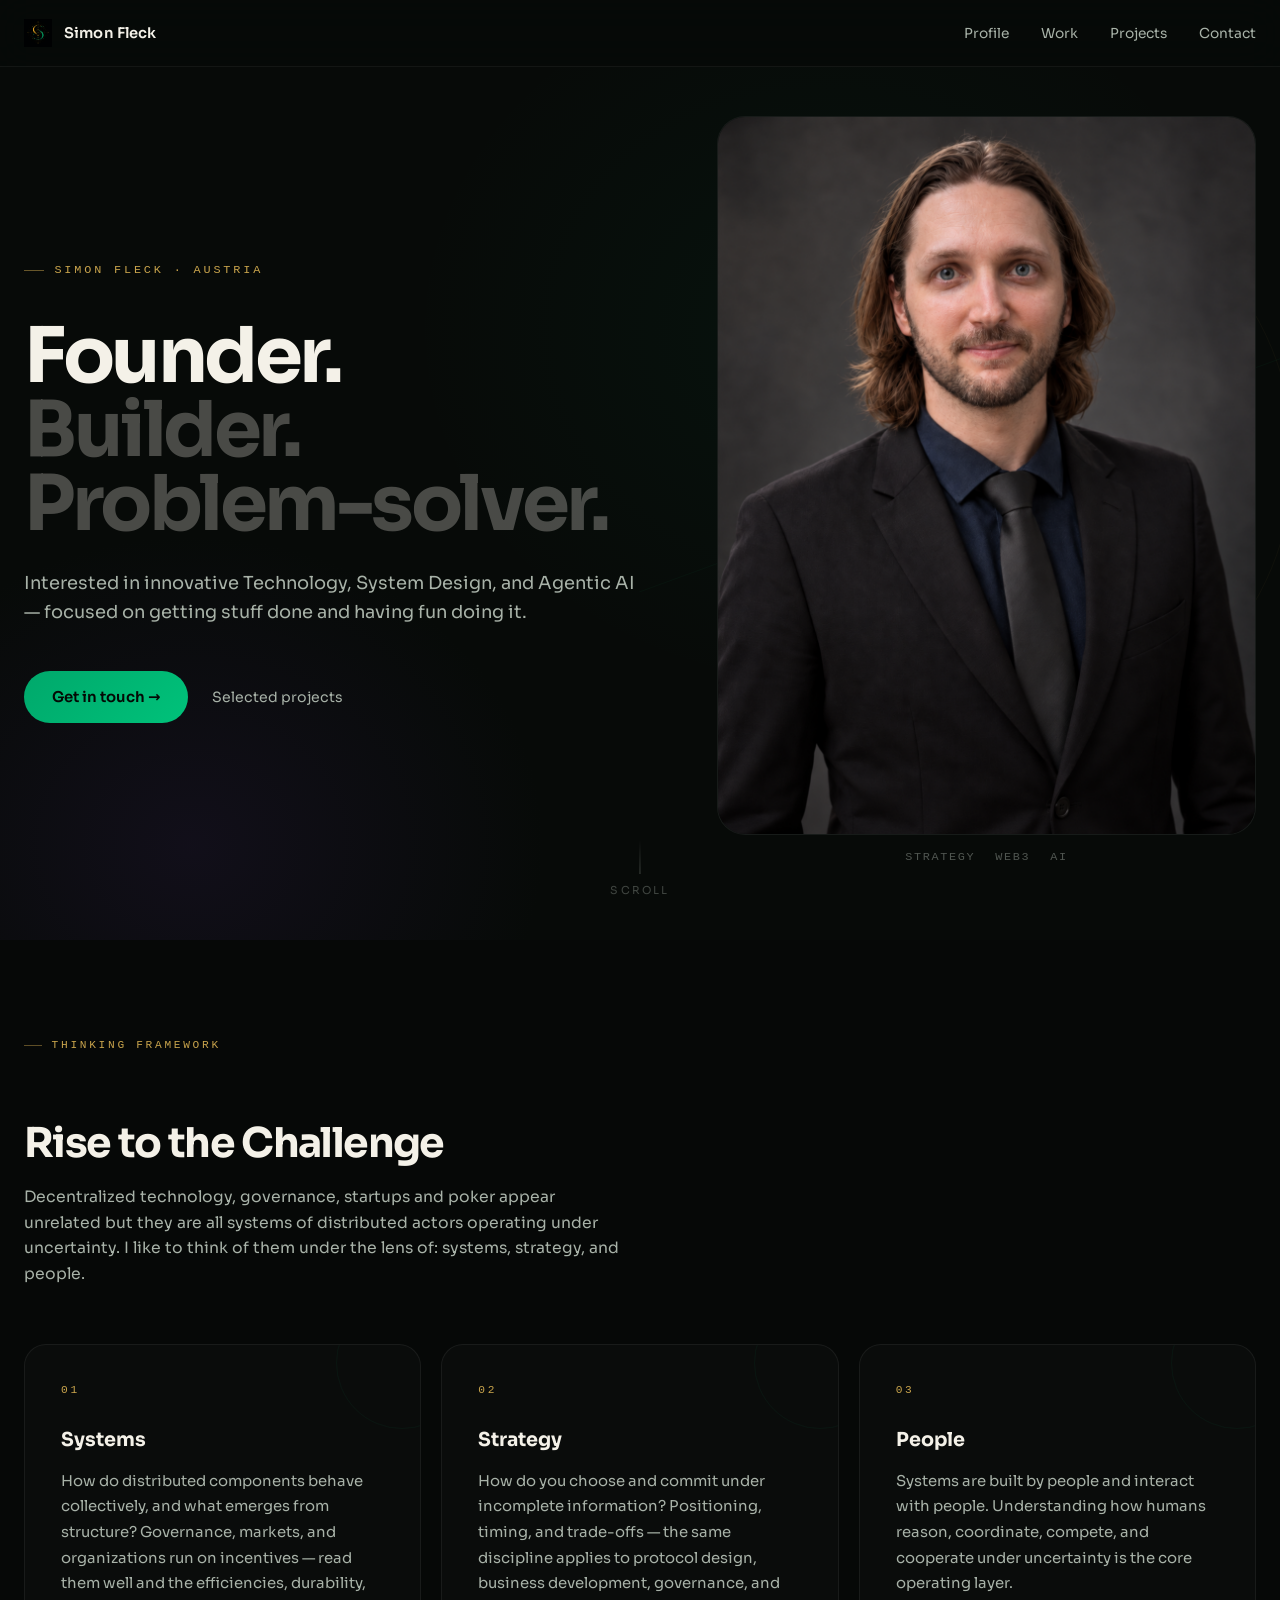
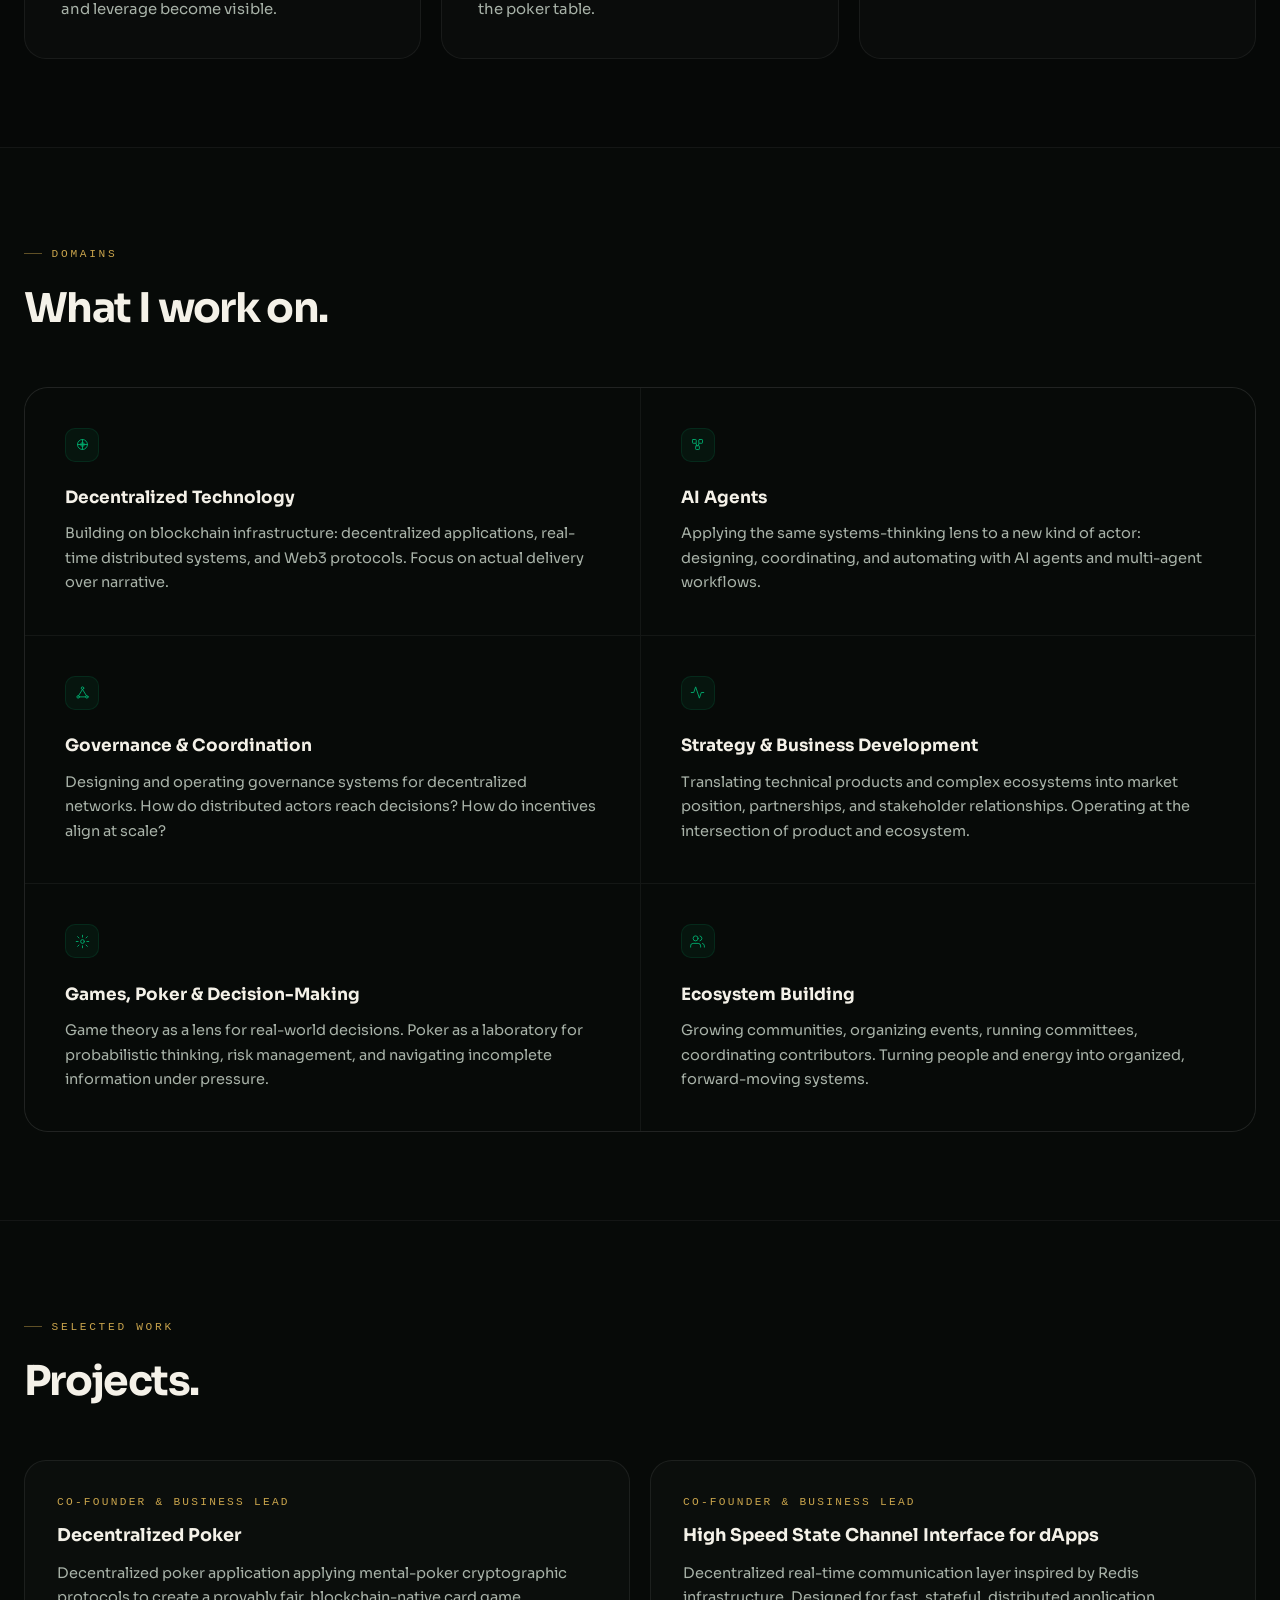
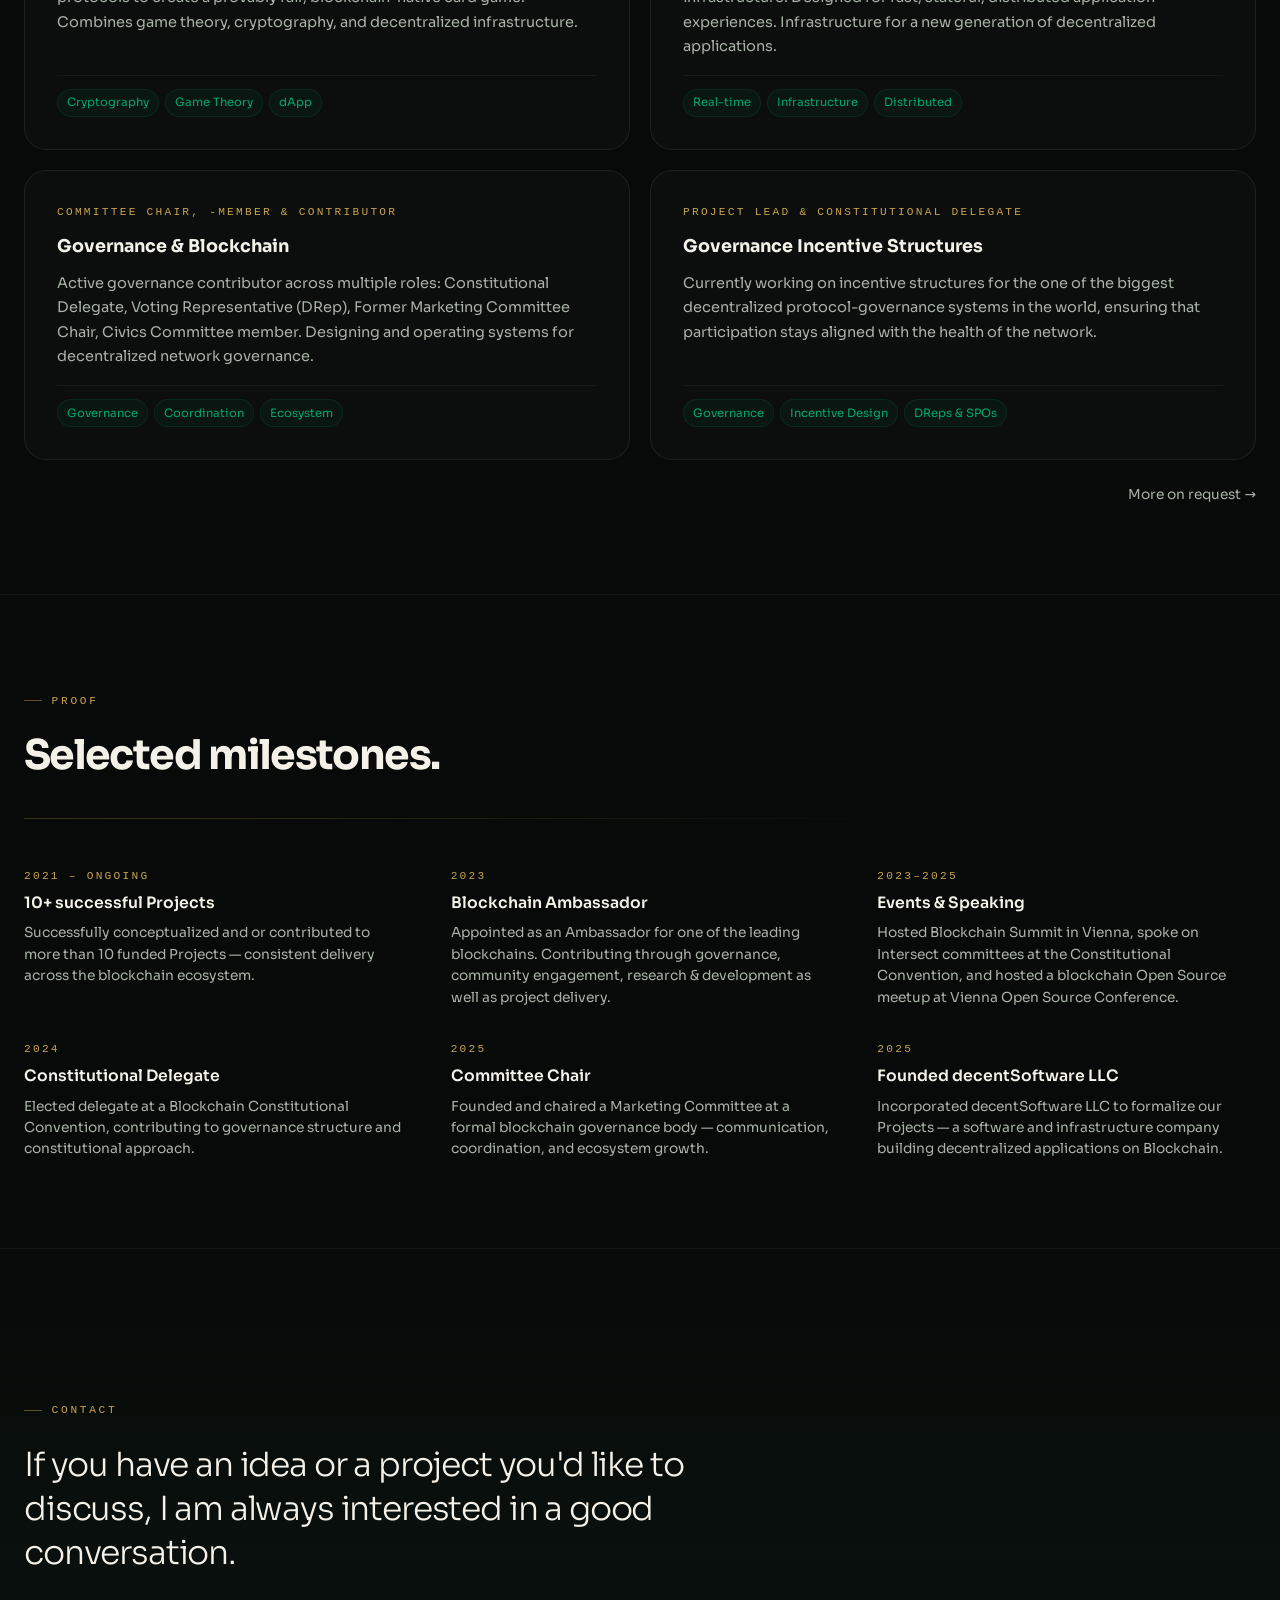
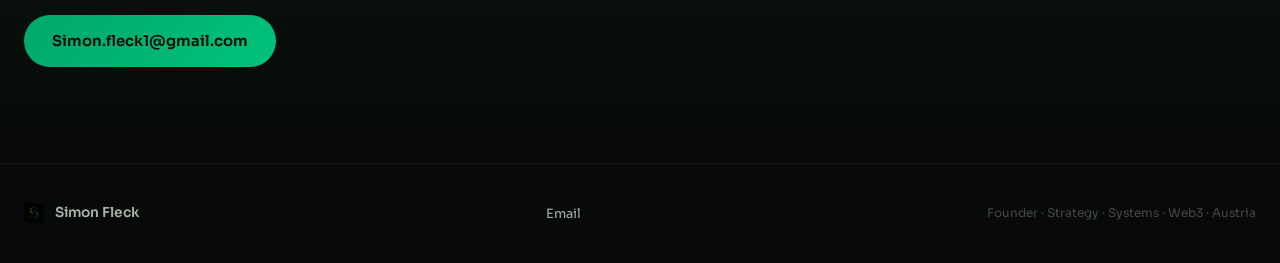
<file: index.html>
<!DOCTYPE html>
<html lang="en">
  <head>
    <meta charset="UTF-8" />
    <meta name="viewport" content="width=device-width, initial-scale=1.0" />
    <title>Simon Fleck | Founder, Strategist &amp; Systems-Oriented Builder</title>
    <meta name="description" content="Simon Fleck is a founder and strategist from Austria working across technology, coordination, incentives, governance, game theory, and human behavior." />
    <link rel="preconnect" href="https://fonts.googleapis.com" />
    <link rel="preconnect" href="https://fonts.gstatic.com" crossorigin />
    <link href="https://fonts.googleapis.com/css2?family=Sora:wght@300;400;600;700&display=swap" rel="stylesheet" />
    <link rel="stylesheet" href="profile.css" />
    <link rel="icon" type="image/x-icon" href="public/brand/favicon.ico" />
    <link rel="icon" type="image/png" sizes="32x32" href="public/brand/favicon-32.png" />
    <link rel="icon" type="image/png" sizes="16x16" href="public/brand/favicon-16.png" />
    <link rel="apple-touch-icon" sizes="180x180" href="public/brand/apple-touch-icon.png" />
    <meta property="og:title" content="Simon Fleck | Founder, Strategist &amp; Systems-Oriented Builder" />
    <meta property="og:description" content="A public profile for Simon Fleck: founder, strategist, and systems-oriented builder exploring technology, incentives, coordination, game theory, and human behavior." />
    <meta property="og:type" content="website" />
    <meta property="og:url" content="https://flecksimon.com/" />
  </head>
  <body>

    <!-- Navigation -->
    <nav class="site-nav">
      <div class="nav-inner">
        <a class="nav-brand" href="/">
          <img class="nav-mark" src="public/brand/mark-dark.png" alt="" />
          <span class="nav-name">Simon Fleck</span>
        </a>
        <ul class="nav-links">
          <li><a href="/">Profile</a></li>
          <li><a href="#what-i-work-on">Work</a></li>
          <li><a href="#projects">Projects</a></li>
          <li><a href="#contact">Contact</a></li>
        </ul>
      </div>
    </nav>

    <!-- ── Hero ── -->
    <section class="hero">
      <div class="hero-bg" aria-hidden="true"></div>
      <div class="orbital-bg" aria-hidden="true">
        <div class="orb orb-1"></div>
        <div class="orb orb-2"></div>
        <div class="orb orb-3"></div>
        <div class="orb-line"></div>
        <div class="orb-cross"></div>
      </div>

      <div class="hero-inner shell">
        <!-- Text -->
        <div class="hero-text">
          <p class="hero-eyebrow">Simon Fleck · Austria</p>
          <h1>
            Founder.<br>
            <span class="faint">Builder.</span><br>
            <span class="faint">Problem-solver.</span>
          </h1>
          <p class="hero-sub">
            Interested in innovative Technology, System Design, and Agentic AI — focused on getting stuff done and having fun doing it.
          </p>
          <div class="hero-actions">
            <a class="hero-cta" href="#contact">Get in touch →</a>
            <a class="hero-link" href="#projects">Selected projects</a>
          </div>
        </div>

        <!-- Portrait slot -->
        <div>
          <div class="photo-slot hero-portrait">
            <img src="public/photos/portrait1.png" alt="Simon Fleck" />
          </div>
          <div class="hero-meta">
            <span class="hero-meta-item">Strategy</span>
            <span class="hero-meta-item">Web3</span>
            <span class="hero-meta-item">AI</span>
          </div>
        </div>
      </div>

      <div class="hero-scroll" aria-hidden="true">
        <div class="scroll-line"></div>
        <span>Scroll</span>
      </div>
    </section>

    <!-- ── Systems / Framework ── -->
    <section class="section systems-section">
      <div class="shell">
        <p class="section-label">Thinking Framework</p>
        <h2><br>Rise to the Challenge</h2>
        <p class="systems-intro">
          Decentralized technology, governance, startups and poker appear unrelated but they are all systems of distributed actors operating under uncertainty. I like to think of them under the lens of: systems, strategy, and people.
        </p>
        <div class="systems-grid">
          <div class="system-card">
            <span class="system-n">01</span>
            <h3>Systems</h3>
            <p>How do distributed components behave collectively, and what emerges from structure? Governance, markets, and organizations run on incentives — read them well and the efficiencies, durability, and leverage become visible.</p>
          </div>
          <div class="system-card">
            <span class="system-n">02</span>
            <h3>Strategy</h3>
            <p>How do you choose and commit under incomplete information? Positioning, timing, and trade-offs — the same discipline applies to protocol design, business development, governance, and the poker table.</p>
          </div>
          <div class="system-card">
            <span class="system-n">03</span>
            <h3>People</h3>
            <p>Systems are built by people and interact with people. Understanding how humans reason, coordinate, compete, and cooperate under uncertainty is the core operating layer.</p>
          </div>
        </div>
      </div>
    </section>

    <!-- ── What I work on ── -->
    <section class="section" id="what-i-work-on">
      <div class="shell">
        <p class="section-label">Domains</p>
        <h2>What I work on.</h2>
        <div class="domains-grid">
          <div class="domain-tile">
            <div class="domain-icon">
              <svg viewBox="0 0 24 24" aria-hidden="true">
                <circle cx="12" cy="12" r="3"/>
                <circle cx="12" cy="12" r="8"/>
                <line x1="12" y1="4" x2="12" y2="20"/>
                <line x1="4" y1="12" x2="20" y2="12"/>
              </svg>
            </div>
            <h3>Decentralized Technology</h3>
            <p>Building on blockchain infrastructure: decentralized applications, real-time distributed systems, and Web3 protocols. Focus on actual delivery over narrative.</p>
          </div>
          <div class="domain-tile">
            <div class="domain-icon">
              <svg viewBox="0 0 24 24" aria-hidden="true">
                <rect x="4" y="4" width="6" height="6" rx="1"/>
                <rect x="14" y="4" width="6" height="6" rx="1"/>
                <rect x="9" y="14" width="6" height="6" rx="1"/>
                <line x1="9.5" y1="10" x2="11" y2="14"/>
                <line x1="14.5" y1="10" x2="13" y2="14"/>
              </svg>
            </div>
            <h3>AI Agents</h3>
            <p>Applying the same systems-thinking lens to a new kind of actor: designing, coordinating, and automating with AI agents and multi-agent workflows.</p>
          </div>
          <div class="domain-tile">
            <div class="domain-icon">
              <svg viewBox="0 0 24 24" aria-hidden="true">
                <circle cx="12" cy="5" r="2"/>
                <circle cx="5" cy="19" r="2"/>
                <circle cx="19" cy="19" r="2"/>
                <line x1="12" y1="7" x2="5.5" y2="17.5"/>
                <line x1="12" y1="7" x2="18.5" y2="17.5"/>
                <line x1="7" y1="19" x2="17" y2="19"/>
              </svg>
            </div>
            <h3>Governance &amp; Coordination</h3>
            <p>Designing and operating governance systems for decentralized networks. How do distributed actors reach decisions? How do incentives align at scale?</p>
          </div>
          <div class="domain-tile">
            <div class="domain-icon">
              <svg viewBox="0 0 24 24" aria-hidden="true">
                <polyline points="22 12 18 12 15 21 9 3 6 12 2 12"/>
              </svg>
            </div>
            <h3>Strategy &amp; Business Development</h3>
            <p>Translating technical products and complex ecosystems into market position, partnerships, and stakeholder relationships. Operating at the intersection of product and ecosystem.</p>
          </div>
          <div class="domain-tile">
            <div class="domain-icon">
              <svg viewBox="0 0 24 24" aria-hidden="true">
                <circle cx="12" cy="12" r="3"/>
                <path d="M12 2v3M12 19v3M4.22 4.22l2.12 2.12M17.66 17.66l2.12 2.12M2 12h3M19 12h3M4.22 19.78l2.12-2.12M17.66 6.34l2.12-2.12"/>
              </svg>
            </div>
            <h3>Games, Poker &amp; Decision-Making</h3>
            <p>Game theory as a lens for real-world decisions. Poker as a laboratory for probabilistic thinking, risk management, and navigating incomplete information under pressure.</p>
          </div>
          <div class="domain-tile">
            <div class="domain-icon">
              <svg viewBox="0 0 24 24" aria-hidden="true">
                <path d="M17 21v-2a4 4 0 0 0-4-4H5a4 4 0 0 0-4 4v2"/>
                <circle cx="9" cy="7" r="4"/>
                <path d="M23 21v-2a4 4 0 0 0-3-3.87"/>
                <path d="M16 3.13a4 4 0 0 1 0 7.75"/>
              </svg>
            </div>
            <h3>Ecosystem Building</h3>
            <p>Growing communities, organizing events, running committees, coordinating contributors. Turning people and energy into organized, forward-moving systems.</p>
          </div>
        </div>
      </div>
    </section>

    <!-- ── Selected Projects ── -->
    <section class="section" id="projects">
      <div class="shell">
        <p class="section-label">Selected Work</p>
        <h2>Projects.</h2>
        <div class="projects-grid">
          <div class="project-card">
            <span class="project-role">Co-founder &amp; Business Lead</span>
            <h3>Decentralized Poker</h3>
            <p>Decentralized poker application applying mental-poker cryptographic protocols to create a provably fair, blockchain-native card game. Combines game theory, cryptography, and decentralized infrastructure.</p>
            <div class="project-footer">
              <div class="project-tags">
                <span class="ptag">Cryptography</span>
                <span class="ptag">Game Theory</span>
                <span class="ptag">dApp</span>
              </div>
            </div>
          </div>
          <div class="project-card">
            <span class="project-role">Co-founder &amp; Business Lead</span>
            <h3>High Speed State Channel Interface for dApps</h3>
            <p>Decentralized real-time communication layer inspired by Redis infrastructure. Designed for fast, stateful, distributed application experiences. Infrastructure for a new generation of decentralized applications.</p>
            <div class="project-footer">
              <div class="project-tags">
                <span class="ptag">Real-time</span>
                <span class="ptag">Infrastructure</span>
                <span class="ptag">Distributed</span>
              </div>
            </div>
          </div>
          <div class="project-card">
            <span class="project-role">Committee Chair, -member &amp; Contributor</span>
            <h3>Governance &amp; Blockchain</h3>
            <p>Active governance contributor across multiple roles: Constitutional Delegate, Voting Representative (DRep), Former Marketing Committee Chair, Civics Committee member. Designing and operating systems for decentralized network governance.</p>
            <div class="project-footer">
              <div class="project-tags">
                <span class="ptag">Governance</span>
                <span class="ptag">Coordination</span>
                <span class="ptag">Ecosystem</span>
              </div>
            </div>
          </div>
          <div class="project-card">
            <span class="project-role">Project Lead &amp; Constitutional Delegate</span>
            <h3>Governance Incentive Structures</h3>
            <p>Currently working on incentive structures for the one of the biggest decentralized protocol-governance systems in the world, ensuring that participation stays aligned with the health of the network.</p>
            <div class="project-footer">
              <div class="project-tags">
                <span class="ptag">Governance</span>
                <span class="ptag">Incentive Design</span>
                <span class="ptag">DReps &amp; SPOs</span>
              </div>
            </div>
          </div>
        </div>
        <div class="section-more">
          <a href="#contact">More on request →</a>
        </div>
      </div>
    </section>

    <!-- ── Milestones ── -->
    <section class="section">
      <div class="shell">
        <p class="section-label">Proof</p>
        <h2>Selected milestones.</h2>
        <div class="milestones-divider" style="margin-top:2.5rem;"></div>
        <div class="milestones-grid">
          <div class="milestone">
            <span class="milestone-year">2021 – ongoing</span>
            <span class="milestone-title">10+ successful Projects</span>
            <p class="milestone-desc">Successfully conceptualized and or contributed to more than 10 funded Projects — consistent delivery across the blockchain ecosystem.</p>
          </div>
          <div class="milestone">
            <span class="milestone-year">2023</span>
            <span class="milestone-title">Blockchain Ambassador</span>
            <p class="milestone-desc">Appointed as an Ambassador for one of the leading blockchains. Contributing through governance, community engagement, research & development as well as project delivery.</p>
          </div>
          <div class="milestone">
            <span class="milestone-year">2023–2025</span>
            <span class="milestone-title">Events &amp; Speaking</span>
            <p class="milestone-desc">Hosted Blockchain Summit in Vienna, spoke on Intersect committees at the Constitutional Convention, and hosted a blockchain Open Source meetup at Vienna Open Source Conference.</p>
          </div>
          <div class="milestone">
            <span class="milestone-year">2024</span>
            <span class="milestone-title">Constitutional Delegate</span>
            <p class="milestone-desc">Elected delegate at a Blockchain Constitutional Convention, contributing to governance structure and constitutional approach.</p>
          </div>
          <div class="milestone">
            <span class="milestone-year">2025</span>
            <span class="milestone-title">Committee Chair</span>
            <p class="milestone-desc">Founded and chaired a Marketing Committee at a formal blockchain governance body — communication, coordination, and ecosystem growth.</p>
          </div>
          <div class="milestone">
            <span class="milestone-year">2025</span>
            <span class="milestone-title">Founded decentSoftware LLC</span>
            <p class="milestone-desc">Incorporated decentSoftware LLC to formalize our Projects — a software and infrastructure company building decentralized applications on Blockchain.</p>
          </div>
        </div>
      </div>
    </section>

    <!-- ── Contact ── -->
    <section class="section contact-section" id="contact">
      <div class="shell">
        <p class="section-label">Contact</p>
        <p class="contact-statement">
          If you have an idea or a project you'd like to discuss, I am always interested in a good conversation.
        </p>
        <div class="contact-links">
          <a class="contact-link primary" href="mailto:Simon.fleck1@gmail.com">Simon.fleck1@gmail.com</a>
        </div>
      </div>
    </section>

    <!-- Footer -->
    <footer class="footer">
      <div class="footer-inner">
        <div class="footer-brand">
          <img class="footer-mark" src="public/brand/mark-dark.png" alt="" />
          <span class="footer-name">Simon Fleck</span>
        </div>
        <ul class="footer-links">
          <li><a href="mailto:Simon.fleck1@gmail.com">Email</a></li>
        </ul>
        <p class="footer-copy">Founder · Strategy · Systems · Web3 · Austria</p>
      </div>
    </footer>

  </body>
</html>
</file>
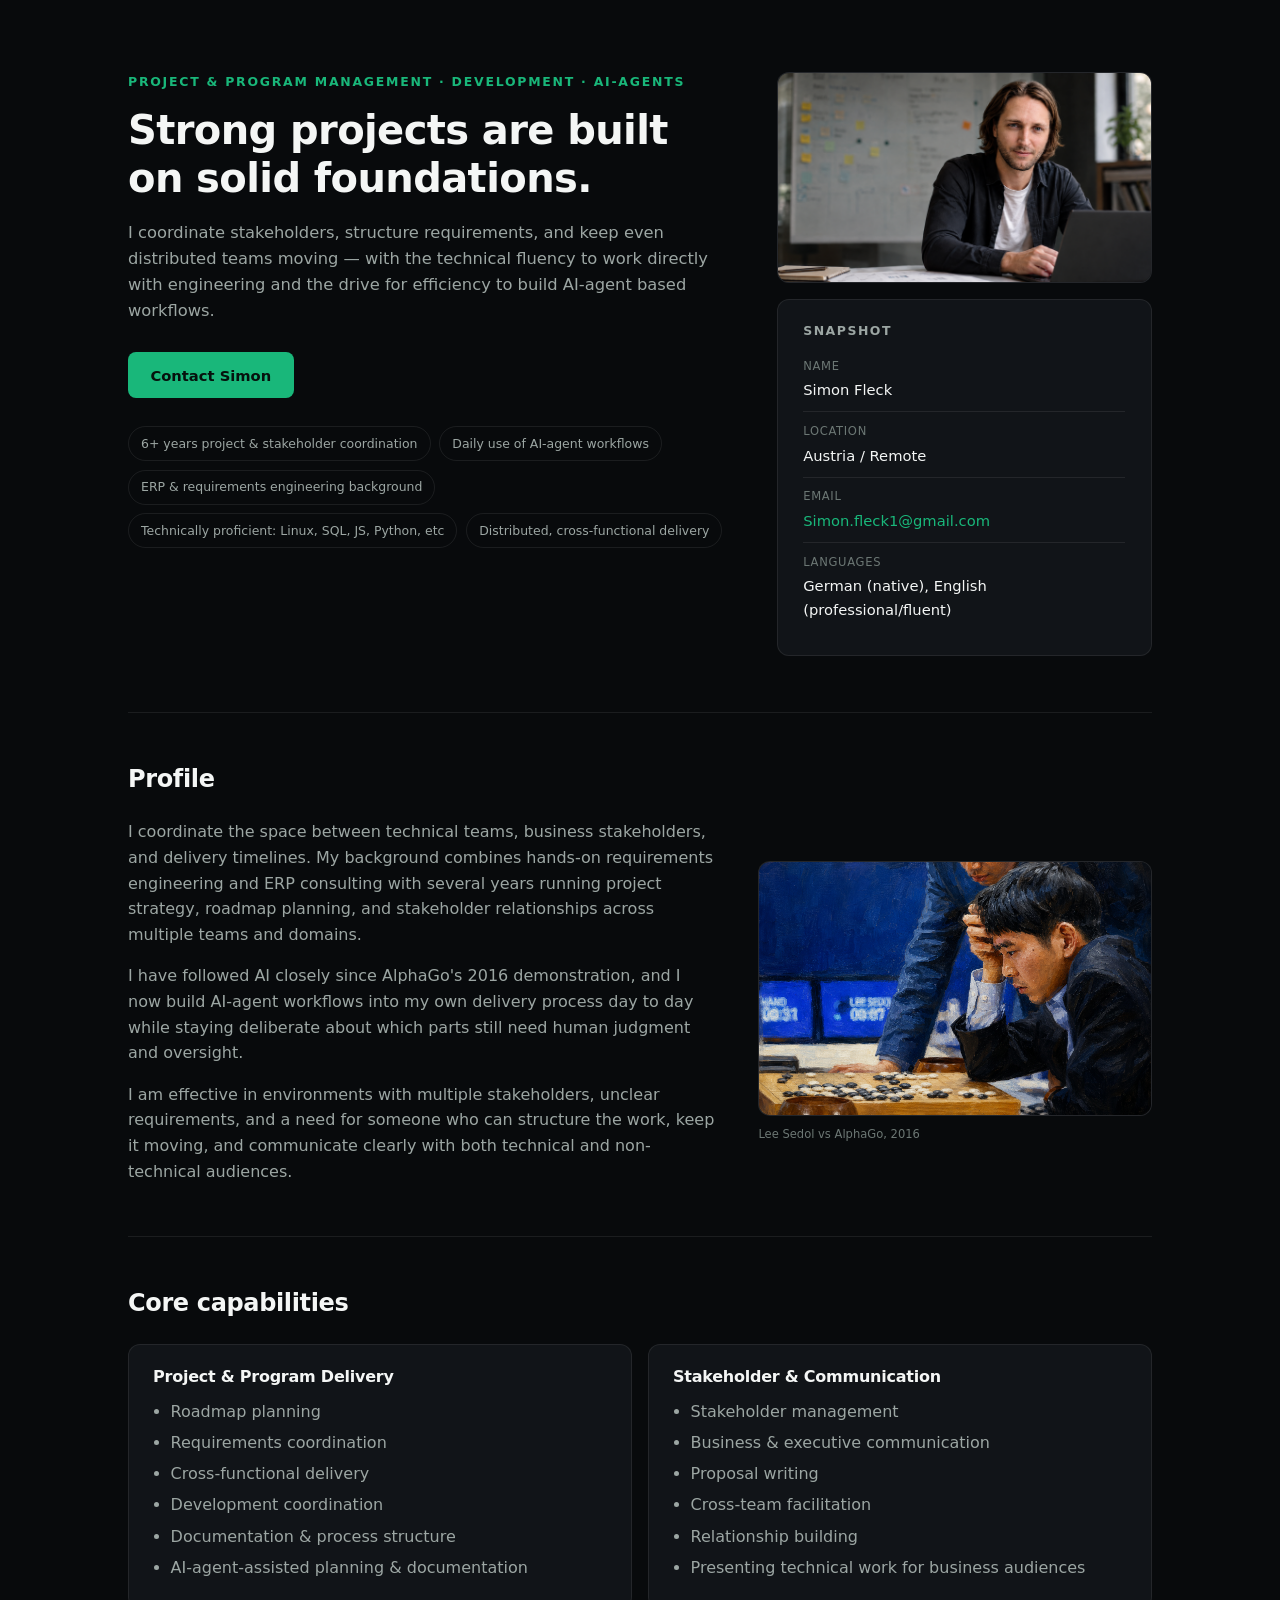
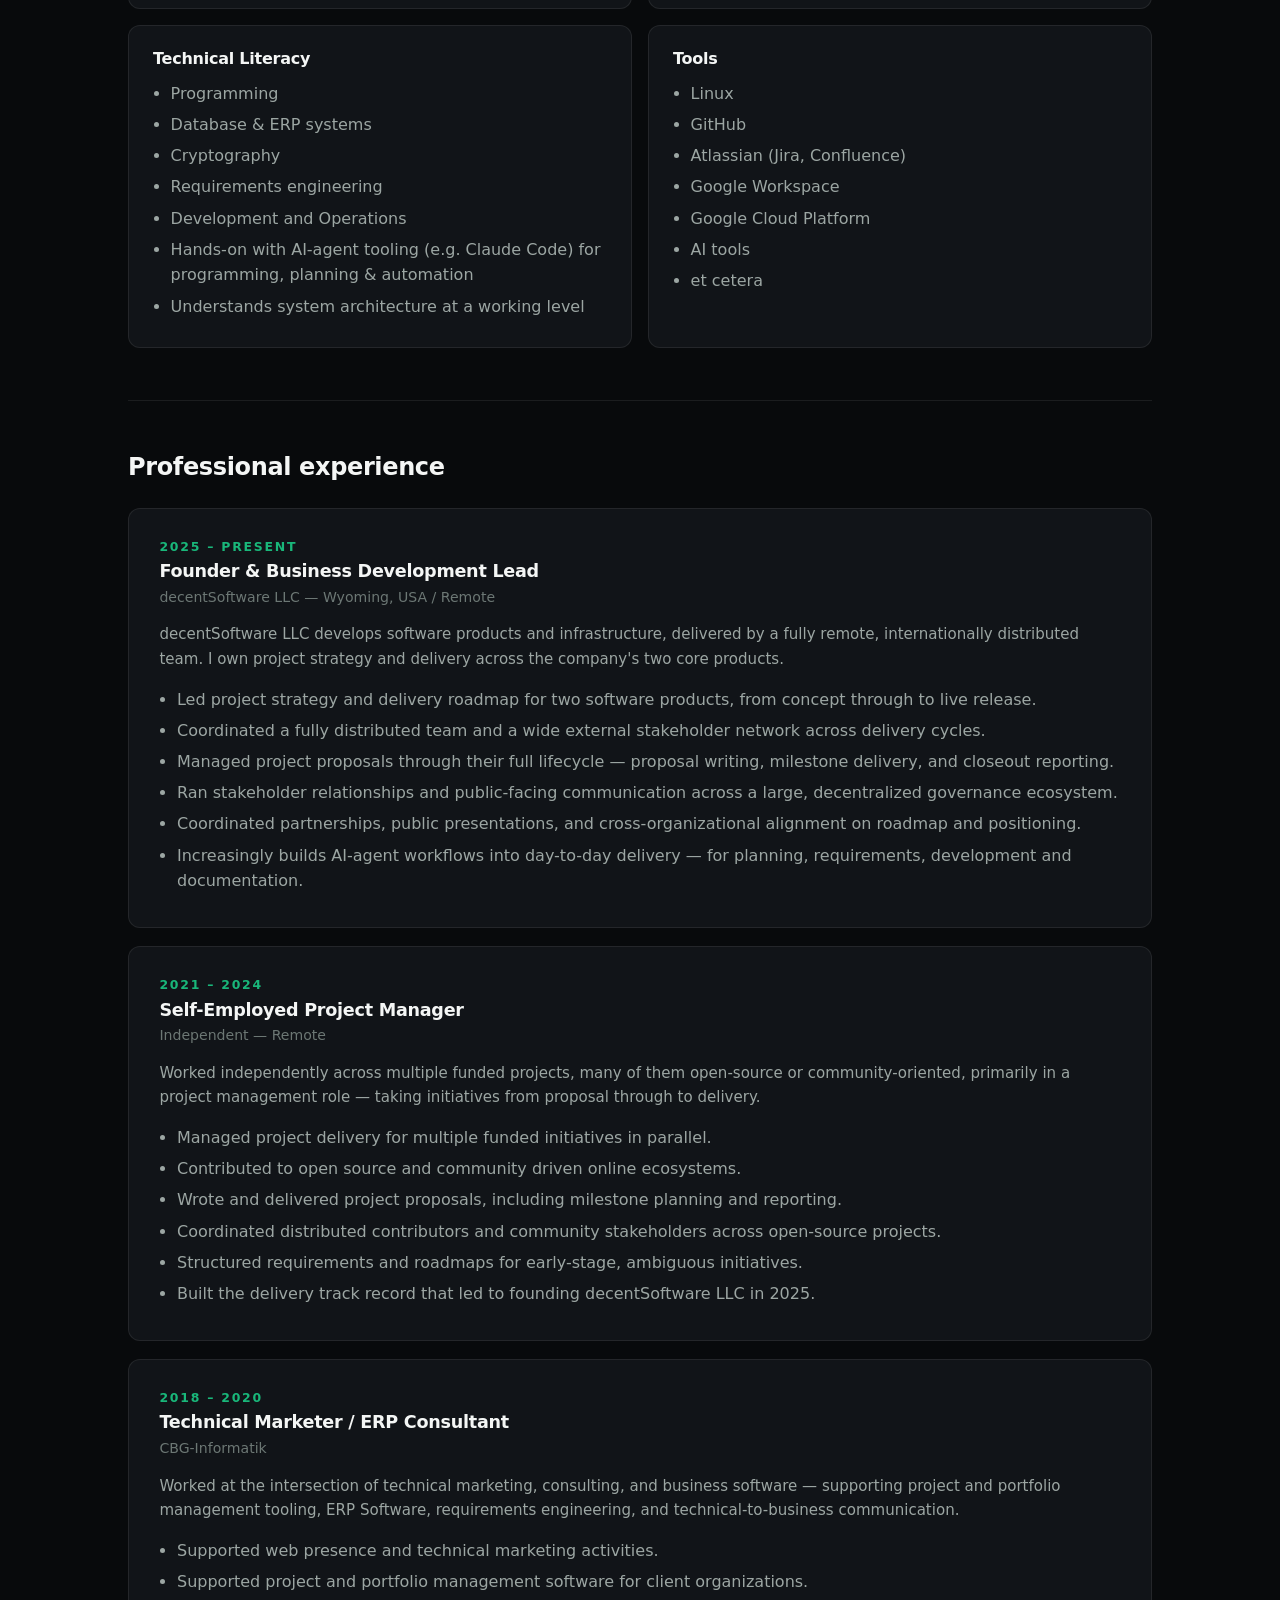
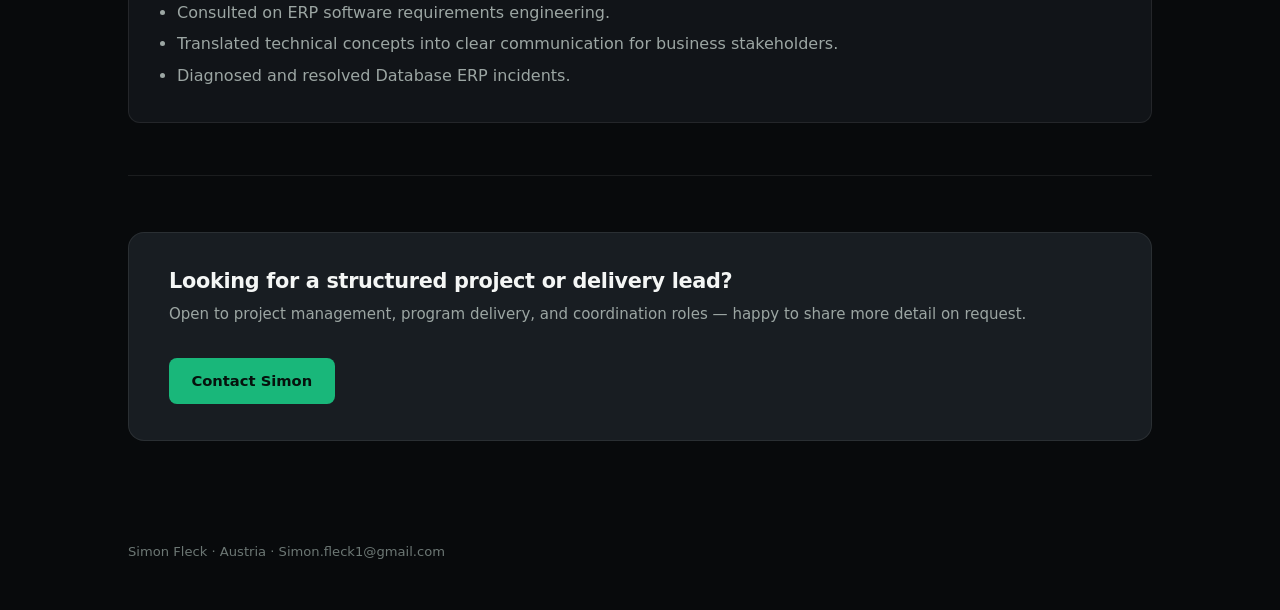
<file: project-management/index.html>
<!DOCTYPE html>
<html lang="en">
  <head>
    <meta charset="UTF-8" />
    <meta name="viewport" content="width=device-width, initial-scale=1.0" />
    <title>Simon Fleck | Project & Delivery Lead, AI-Agents</title>
    <meta
      name="description"
      content="Simon Fleck is a project and delivery lead with a background spanning technical consulting, requirements engineering, and stakeholder coordination — bringing hands-on AI-agent workflows into how he plans, documents, and executes."
    />
    <meta name="robots" content="noindex, nofollow" />
    <link rel="stylesheet" href="pm-profile.css" />
    <link rel="icon" type="image/x-icon" href="../public/brand/favicon.ico" />
    <link rel="icon" type="image/png" sizes="32x32" href="../public/brand/favicon-32.png" />
    <link rel="icon" type="image/png" sizes="16x16" href="../public/brand/favicon-16.png" />
    <link rel="apple-touch-icon" sizes="180x180" href="../public/brand/apple-touch-icon.png" />
  </head>
  <body>
    <div class="page-shell">

      <header class="hero">
        <div class="hero-copy">
          <p class="eyebrow">Project &amp; Program Management · Development · AI-Agents</p>
          <h1>Strong projects are built on solid foundations.</h1>
          <p class="hero-sub">
            I coordinate stakeholders, structure requirements, and keep even distributed teams moving — with the technical fluency to work directly with engineering and the drive for efficiency to build AI-agent based workflows.
          </p>
          <div class="hero-actions">
            <a class="button button-primary" href="mailto:Simon.fleck1@gmail.com">Contact Simon</a>
          </div>
          <div class="badges">
            <span>6+ years project &amp; stakeholder coordination</span>
            <span>Daily use of AI-agent workflows</span>
            <span>ERP &amp; requirements engineering background</span>
            <span>Technically proficient: Linux, SQL, JS, Python, etc</span>
            <span>Distributed, cross-functional delivery</span>
          </div>
        </div>
        <aside class="hero-sidebar">
          <div class="sidebar-photo">
            <img src="../public/photos/working.png" alt="Simon Fleck working at his desk" />
          </div>
          <div class="panel">
            <h2>Snapshot</h2>
            <dl>
              <div>
                <dt>Name</dt>
                <dd>Simon Fleck</dd>
              </div>
              <div>
                <dt>Location</dt>
                <dd>Austria / Remote</dd>
              </div>
              <div>
                <dt>Email</dt>
                <dd><a href="mailto:Simon.fleck1@gmail.com">Simon.fleck1@gmail.com</a></dd>
              </div>
              <div>
                <dt>Languages</dt>
                <dd>German (native), English (professional/fluent)</dd>
              </div>
            </dl>
          </div>
        </aside>
      </header>

      <main>

        <section class="section section-intro" id="profile">
          <h2>Profile</h2>
          <div class="intro-row">
            <div class="intro-text">
              <p>I coordinate the space between technical teams, business stakeholders, and delivery timelines. My background combines hands-on requirements engineering and ERP consulting with several years running project strategy, roadmap planning, and stakeholder relationships across multiple teams and domains.</p>
              <p>I have followed AI closely since AlphaGo's 2016 demonstration, and I now build AI-agent workflows into my own delivery process day to day while staying deliberate about which parts still need human judgment and oversight.</p>
              <p>I am effective in environments with multiple stakeholders, unclear requirements, and a need for someone who can structure the work, keep it moving, and communicate clearly with both technical and non-technical audiences.</p>
            </div>
            <figure class="intro-visual">
              <div class="intro-visual-panel">
                <img src="../public/photos/alpha-go_vs_lee-sedol.png" alt="Original painting of Lee Sedol at the board during his match against AlphaGo, 2016" />
              </div>
              <figcaption>Lee Sedol vs AlphaGo, 2016</figcaption>
            </figure>
          </div>
        </section>

        <section class="section" id="capabilities">
          <h2>Core capabilities</h2>
          <div class="grid cards-grid">
            <article class="card">
              <h3>Project &amp; Program Delivery</h3>
              <ul>
                <li>Roadmap planning</li>
                <li>Requirements coordination</li>
                <li>Cross-functional delivery</li>
                <li>Development coordination</li>
                <li>Documentation &amp; process structure</li>
                <li>AI-agent-assisted planning &amp; documentation</li>
              </ul>
            </article>
            <article class="card">
              <h3>Stakeholder &amp; Communication</h3>
              <ul>
                <li>Stakeholder management</li>
                <li>Business &amp; executive communication</li>
                <li>Proposal writing</li>
                <li>Cross-team facilitation</li>
                <li>Relationship building</li>
                <li>Presenting technical work for business audiences</li>
              </ul>
            </article>
            <article class="card">
              <h3>Technical Literacy</h3>
              <ul>
                <li>Programming</li>
                <li>Database &amp; ERP systems</li>
                <li>Cryptography</li>
                <li>Requirements engineering</li>
                <li>Development and Operations</li>
                <li>Hands-on with AI-agent tooling (e.g. Claude Code) for programming, planning &amp; automation</li>
                <li>Understands system architecture at a working level</li>
              </ul>
            </article>
            <article class="card">
              <h3>Tools</h3>
              <ul>
                <li>Linux</li>
                <li>GitHub</li>
                <li>Atlassian (Jira, Confluence)</li>
                <li>Google Workspace</li>
                <li>Google Cloud Platform</li>
                <li>AI tools</li>
                <li>et cetera</li>
              </ul>
            </article>
          </div>
        </section>

        <section class="section" id="experience">
          <h2>Professional experience</h2>
          <article class="experience-card">
            <div class="experience-header">
              <div>
                <p class="eyebrow">2025 – present</p>
                <h3>Founder &amp; Business Development Lead</h3>
                <p class="muted">decentSoftware LLC — Wyoming, USA / Remote</p>
              </div>
            </div>
            <p class="experience-text">decentSoftware LLC develops software products and infrastructure, delivered by a fully remote, internationally distributed team. I own project strategy and delivery across the company's two core products.</p>
            <ul>
              <li>Led project strategy and delivery roadmap for two software products, from concept through to live release.</li>
              <li>Coordinated a fully distributed team and a wide external stakeholder network across delivery cycles.</li>
              <li>Managed project proposals through their full lifecycle — proposal writing, milestone delivery, and closeout reporting.</li>
              <li>Ran stakeholder relationships and public-facing communication across a large, decentralized governance ecosystem.</li>
              <li>Coordinated partnerships, public presentations, and cross-organizational alignment on roadmap and positioning.</li>
              <li>Increasingly builds AI-agent workflows into day-to-day delivery — for planning, requirements, development and documentation.</li>
            </ul>
          </article>

          <article class="experience-card">
            <div class="experience-header">
              <div>
                <p class="eyebrow">2021 – 2024</p>
                <h3>Self-Employed Project Manager</h3>
                <p class="muted">Independent — Remote</p>
              </div>
            </div>
            <p class="experience-text">Worked independently across multiple funded projects, many of them open-source or community-oriented, primarily in a project management role — taking initiatives from proposal through to delivery.</p>
            <ul>
              <li>Managed project delivery for multiple funded initiatives in parallel.</li>
              <li>Contributed to open source and community driven online ecosystems.</li>
              <li>Wrote and delivered project proposals, including milestone planning and reporting.</li>
              <li>Coordinated distributed contributors and community stakeholders across open-source projects.</li>
              <li>Structured requirements and roadmaps for early-stage, ambiguous initiatives.</li>
              <li>Built the delivery track record that led to founding decentSoftware LLC in 2025.</li>
            </ul>
          </article>

          <article class="experience-card">
            <div class="experience-header">
              <div>
                <p class="eyebrow">2018 – 2020</p>
                <h3>Technical Marketer / ERP Consultant</h3>
                <p class="muted">CBG-Informatik</p>
              </div>
            </div>
            <p class="experience-text">Worked at the intersection of technical marketing, consulting, and business software — supporting project and portfolio management tooling, ERP Software, requirements engineering, and technical-to-business communication.</p>
            <ul>
              <li>Supported web presence and technical marketing activities.</li>
              <li>Supported project and portfolio management software for client organizations.</li>
              <li>Consulted on ERP software requirements engineering.</li>
              <li>Translated technical concepts into clear communication for business stakeholders.</li>
              <li>Diagnosed and resolved Database ERP incidents.</li>
            </ul>
          </article>
        </section>

      </main>

      <section class="section section-cta" id="contact">
        <div class="cta-shell">
          <div>
            <h2>Looking for a structured project or delivery lead?</h2>
            <p>Open to project management, program delivery, and coordination roles — happy to share more detail on request.</p>
          </div>
          <div class="cta-actions">
            <a class="button button-primary" href="mailto:Simon.fleck1@gmail.com">Contact Simon</a>
          </div>
        </div>
      </section>

      <footer class="footer">
        <p>Simon Fleck · Austria · <a href="mailto:Simon.fleck1@gmail.com">Simon.fleck1@gmail.com</a></p>
      </footer>

    </div>
  </body>
</html>
</file>
<file: profile.css>
:root {
  color-scheme: dark;
  --bg: #070A08;
  --panel: #0D1210;
  --text: #F4F1E8;
  --muted: #A8B2A8;
  --emerald: #00A86B;
  --emerald-bright: #00D18A;
  --gold: #C9A44C;
  --border: rgba(255, 255, 255, 0.06);
  --mono: 'Courier New', 'Courier', monospace;
}

* { box-sizing: border-box; margin: 0; padding: 0; }

html, body {
  min-height: 100%;
  background: var(--bg);
  color: var(--text);
  font-family: 'Sora', Inter, ui-sans-serif, system-ui, -apple-system, sans-serif;
  line-height: 1.65;
}

a { color: var(--emerald); text-decoration: none; }
a:hover { text-decoration: underline; }

/* ── Navigation ── */
.site-nav {
  position: fixed;
  inset: 0 0 auto 0;
  z-index: 100;
  background: rgba(7, 10, 8, 0.85);
  backdrop-filter: blur(18px);
  border-bottom: 1px solid rgba(255, 255, 255, 0.05);
}

.nav-inner {
  width: min(1280px, calc(100% - 3rem));
  margin: 0 auto;
  display: flex;
  align-items: center;
  justify-content: space-between;
  height: 66px;
}

.nav-brand {
  display: flex;
  align-items: center;
  gap: 0.75rem;
  text-decoration: none !important;
}

.nav-mark { width: 28px; height: 28px; object-fit: contain; }

.nav-name {
  font-weight: 600;
  font-size: 0.92rem;
  color: var(--text);
  letter-spacing: 0.01em;
}

.nav-links {
  display: flex;
  align-items: center;
  gap: 2rem;
  list-style: none;
}

.nav-links a {
  font-size: 0.86rem;
  color: var(--muted);
  transition: color 0.18s;
}

.nav-links a:hover { color: var(--text); text-decoration: none; }

/* ── Shell ── */
.shell {
  width: min(1280px, calc(100% - 3rem));
  margin: 0 auto;
}

/* ── Photo slots ── */
.photo-slot {
  position: relative;
  overflow: hidden;
  background: #090D0B;
}

.photo-slot::before {
  content: '';
  position: absolute;
  inset: 0;
  background-image: radial-gradient(circle, rgba(255, 255, 255, 0.026) 1px, transparent 1px);
  background-size: 22px 22px;
  pointer-events: none;
}

.photo-slot img {
  position: absolute;
  inset: 0;
  width: 100%;
  height: 100%;
  object-fit: cover;
  display: block;
}

/* ── Hero ── */
.hero {
  position: relative;
  min-height: 100vh;
  overflow: hidden;
  display: flex;
  flex-direction: column;
  justify-content: center;
  padding: 116px 0 72px;
}

.hero-bg {
  position: absolute;
  inset: 0;
  background:
    radial-gradient(ellipse 55% 65% at 65% 35%, rgba(0, 168, 107, 0.055) 0%, transparent 60%),
    radial-gradient(ellipse 50% 60% at 15% 90%, rgba(33, 22, 52, 0.4) 0%, transparent 55%),
    #070A08;
}

.orbital-bg {
  position: absolute;
  right: -2%;
  top: 50%;
  transform: translateY(-52%);
  width: min(48vw, 600px);
  height: min(48vw, 600px);
  pointer-events: none;
}

.orb {
  position: absolute;
  border-radius: 50%;
}

.orb-1 { inset: 16%; border: 1px solid rgba(0, 168, 107, 0.1); }
.orb-2 { inset: 2%;  border: 1px solid rgba(201, 164, 76, 0.045); }
.orb-3 {
  inset: 32%;
  border: 1px solid rgba(0, 168, 107, 0.14);
  background: rgba(0, 168, 107, 0.02);
}

.orb-cross {
  position: absolute;
  top: 50%;
  left: 50%;
  transform: translate(-50%, -50%);
  width: 12px;
  height: 12px;
}

.orb-cross::before,
.orb-cross::after {
  content: '';
  position: absolute;
  background: rgba(201, 164, 76, 0.4);
}

.orb-cross::before { width: 1px; height: 100%; left: 50%; }
.orb-cross::after  { height: 1px; width: 100%; top: 50%; }

.orb-line {
  position: absolute;
  top: 50%;
  left: -15%;
  right: -15%;
  height: 1px;
  background: rgba(0, 168, 107, 0.05);
  transform-origin: center;
  transform: rotate(-20deg);
}

/* Hero layout — text left, portrait right */
.hero-inner {
  position: relative;
  z-index: 1;
  display: grid;
  grid-template-columns: 1.05fr 0.9fr;
  gap: 4rem;
  align-items: center;
}

.hero-text { display: flex; flex-direction: column; }

.hero-eyebrow {
  display: inline-flex;
  align-items: center;
  gap: 0.65rem;
  font-size: 0.74rem;
  letter-spacing: 0.24em;
  text-transform: uppercase;
  color: var(--gold);
  font-family: var(--mono);
  margin-bottom: 2.5rem;
}

.hero-eyebrow::before {
  content: '';
  display: block;
  width: 20px;
  height: 1px;
  background: var(--gold);
  opacity: 0.5;
}

.hero h1 {
  font-size: clamp(3.6rem, 6vw, 6.4rem);
  font-weight: 700;
  line-height: 0.96;
  letter-spacing: -0.045em;
}

.hero h1 .faint { color: rgba(244, 241, 232, 0.28); }

.hero-sub {
  margin-top: 1.75rem;
  font-size: clamp(1rem, 1.4vw, 1.15rem);
  color: var(--muted);
  line-height: 1.62;
  max-width: 50ch;
  font-weight: 400;
}

.hero-actions {
  margin-top: 2.75rem;
  display: flex;
  align-items: center;
  gap: 1.5rem;
  flex-wrap: wrap;
}

.hero-cta {
  padding: 0.85rem 1.75rem;
  border-radius: 999px;
  background: linear-gradient(135deg, #00A86B 0%, #00C27A 100%);
  color: #040905 !important;
  font-weight: 600;
  font-size: 0.93rem;
  transition: transform 0.2s, box-shadow 0.2s;
  text-decoration: none !important;
}

.hero-cta:hover {
  transform: translateY(-1px);
  box-shadow: 0 12px 36px rgba(0, 168, 107, 0.25);
}

.hero-link {
  font-size: 0.88rem;
  color: var(--muted);
  transition: color 0.18s;
  text-decoration: none;
}

.hero-link:hover { color: var(--text); }

/* Hero portrait slot */
.hero-portrait {
  aspect-ratio: 3 / 4;
  border-radius: 28px;
  border: 1px solid var(--border);
  width: 100%;
}

/* Small info block below portrait */
.hero-meta {
  margin-top: 0.85rem;
  display: flex;
  gap: 1.25rem;
  justify-content: center;
}

.hero-meta-item {
  font-size: 0.74rem;
  letter-spacing: 0.14em;
  text-transform: uppercase;
  color: rgba(168, 178, 168, 0.45);
  font-family: var(--mono);
}

/* Scroll indicator */
.hero-scroll {
  position: absolute;
  bottom: 2.5rem;
  left: 50%;
  transform: translateX(-50%);
  display: flex;
  flex-direction: column;
  align-items: center;
  gap: 0.5rem;
  color: var(--muted);
  font-size: 0.68rem;
  letter-spacing: 0.2em;
  text-transform: uppercase;
  opacity: 0.35;
  z-index: 1;
}

.scroll-line {
  width: 1px;
  height: 34px;
  background: linear-gradient(to bottom, transparent, var(--muted));
}

/* ── Section base ── */
.section {
  padding: 5.5rem 0;
}

.section + .section {
  border-top: 1px solid rgba(255, 255, 255, 0.05);
}

.section-label {
  display: inline-flex;
  align-items: center;
  gap: 0.6rem;
  margin-bottom: 1.5rem;
  font-size: 0.7rem;
  letter-spacing: 0.24em;
  text-transform: uppercase;
  color: var(--gold);
  font-family: var(--mono);
}

.section-label::before {
  content: '';
  display: block;
  width: 18px;
  height: 1px;
  background: var(--gold);
  opacity: 0.45;
}

.section h2 {
  font-size: clamp(2.1rem, 3.2vw, 3.2rem);
  font-weight: 700;
  letter-spacing: -0.04em;
  line-height: 1.06;
}

/* ── Systems / Framework ── */
.systems-section {
  background: rgba(0, 0, 0, 0.16);
}

.systems-intro {
  margin-top: 1.2rem;
  color: var(--muted);
  font-size: 0.98rem;
  max-width: 50ch;
  line-height: 1.65;
}

.systems-grid {
  display: grid;
  grid-template-columns: repeat(3, minmax(0, 1fr));
  gap: 1.25rem;
  margin-top: 3.5rem;
}

.system-card {
  padding: 2.25rem;
  border-radius: 22px;
  border: 1px solid rgba(255, 255, 255, 0.06);
  background: rgba(255, 255, 255, 0.018);
  position: relative;
  overflow: hidden;
}

.system-card::after {
  content: '';
  position: absolute;
  top: -48px;
  right: -48px;
  width: 130px;
  height: 130px;
  border-radius: 50%;
  border: 1px solid rgba(0, 168, 107, 0.065);
  pointer-events: none;
}

.system-n {
  display: block;
  font-size: 0.7rem;
  letter-spacing: 0.24em;
  color: var(--gold);
  font-family: var(--mono);
  margin-bottom: 1.5rem;
}

.system-card h3 {
  margin-bottom: 0.85rem;
  font-size: 1.2rem;
}

.system-card p {
  color: var(--muted);
  font-size: 0.93rem;
  line-height: 1.72;
}

/* ── Domains ── */
.domains-grid {
  display: grid;
  grid-template-columns: repeat(2, minmax(0, 1fr));
  gap: 1px;
  background: rgba(255, 255, 255, 0.055);
  border-radius: 24px;
  overflow: hidden;
  border: 1px solid rgba(255, 255, 255, 0.055);
  margin-top: 3.5rem;
}

.domain-tile {
  padding: 2.5rem;
  background: var(--bg);
}

.domain-tile:last-child:nth-child(odd) { grid-column: span 2; }

.domain-icon {
  width: 34px;
  height: 34px;
  border-radius: 10px;
  background: rgba(0, 168, 107, 0.07);
  border: 1px solid rgba(0, 168, 107, 0.14);
  display: flex;
  align-items: center;
  justify-content: center;
  margin-bottom: 1.4rem;
}

.domain-icon svg {
  width: 15px;
  height: 15px;
  stroke: var(--emerald);
  fill: none;
  stroke-width: 1.5;
  stroke-linecap: round;
  stroke-linejoin: round;
}

.domain-tile h3 { font-size: 1.06rem; margin-bottom: 0.6rem; }
.domain-tile p { color: var(--muted); font-size: 0.91rem; line-height: 1.68; }

/* ── Projects ── */
.projects-grid {
  display: grid;
  grid-template-columns: repeat(2, minmax(0, 1fr));
  gap: 1.25rem;
  margin-top: 3.5rem;
}

.project-card {
  padding: 2rem;
  border-radius: 22px;
  border: 1px solid rgba(255, 255, 255, 0.07);
  background: rgba(255, 255, 255, 0.018);
  display: flex;
  flex-direction: column;
  transition: border-color 0.22s, transform 0.22s;
}

.project-card:hover {
  border-color: rgba(0, 168, 107, 0.2);
  transform: translateY(-2px);
}

.project-role {
  font-size: 0.7rem;
  letter-spacing: 0.2em;
  text-transform: uppercase;
  color: var(--gold);
  font-family: var(--mono);
  margin-bottom: 0.65rem;
}

.project-card h3 { font-size: 1.1rem; margin-bottom: 0.65rem; }

.project-card p {
  color: var(--muted);
  font-size: 0.91rem;
  line-height: 1.68;
  flex: 1;
}

.project-footer {
  display: flex;
  align-items: center;
  justify-content: space-between;
  padding-top: 0.85rem;
  border-top: 1px solid rgba(255, 255, 255, 0.05);
  margin-top: 1rem;
  gap: 0.5rem;
}

.project-tags { display: flex; gap: 0.4rem; flex-wrap: wrap; }

.ptag {
  padding: 0.2rem 0.55rem;
  border-radius: 999px;
  font-size: 0.72rem;
  background: rgba(0, 168, 107, 0.055);
  border: 1px solid rgba(0, 168, 107, 0.13);
  color: var(--emerald);
}

.project-link {
  font-size: 0.875rem;
  color: var(--emerald);
  font-weight: 600;
  white-space: nowrap;
}

.project-link:hover { text-decoration: underline; }

.section-more {
  display: flex;
  justify-content: flex-end;
  margin-top: 1.5rem;
}

.section-more a { font-size: 0.86rem; color: var(--muted); }
.section-more a:hover { color: var(--text); text-decoration: none; }

/* ── Milestones ── */
.milestones-divider {
  height: 1px;
  background: linear-gradient(90deg, rgba(201, 164, 76, 0.28) 0%, transparent 70%);
  margin-bottom: 3rem;
}

.milestones-grid {
  display: grid;
  grid-template-columns: repeat(3, minmax(0, 1fr));
  gap: 2rem 3rem;
}

.milestone-year {
  font-size: 0.7rem;
  letter-spacing: 0.2em;
  text-transform: uppercase;
  color: var(--gold);
  font-family: var(--mono);
  display: block;
  margin-bottom: 0.35rem;
}

.milestone-title {
  font-size: 0.98rem;
  font-weight: 600;
  color: var(--text);
  display: block;
  margin-bottom: 0.35rem;
}

.milestone-desc { font-size: 0.86rem; color: var(--muted); line-height: 1.56; }

/* ── Contact ── */
.contact-section {
  padding: 9rem 0 6rem;
  background: linear-gradient(180deg, var(--bg) 0%, #09100D 60%, var(--bg) 100%);
}

.contact-statement {
  font-size: clamp(1.7rem, 2.6vw, 2.4rem);
  font-weight: 300;
  letter-spacing: -0.035em;
  line-height: 1.32;
  max-width: 680px;
  margin-bottom: 2.5rem;
}

.contact-links {
  display: flex;
  gap: 1.25rem;
  flex-wrap: wrap;
  align-items: center;
}

.contact-link {
  font-size: 0.93rem;
  color: var(--muted);
  transition: color 0.18s;
  text-decoration: none;
  display: flex;
  align-items: center;
  gap: 0.4rem;
}

.contact-link:hover { color: var(--text); }

.contact-link.primary {
  padding: 0.85rem 1.75rem;
  border-radius: 999px;
  background: linear-gradient(135deg, #00A86B 0%, #00C27A 100%);
  color: #040905 !important;
  font-weight: 600;
  font-size: 0.93rem;
  transition: transform 0.2s, box-shadow 0.2s;
}

.contact-link.primary:hover {
  transform: translateY(-1px);
  box-shadow: 0 12px 36px rgba(0, 168, 107, 0.24);
}

/* ── Footer ── */
.footer {
  padding: 2.25rem 0;
  border-top: 1px solid rgba(255, 255, 255, 0.05);
}

.footer-inner {
  width: min(1280px, calc(100% - 3rem));
  margin: 0 auto;
  display: flex;
  align-items: center;
  justify-content: space-between;
  flex-wrap: wrap;
  gap: 1rem;
}

.footer-brand { display: flex; align-items: center; gap: 0.7rem; }

.footer-mark {
  width: 20px;
  height: 20px;
  object-fit: contain;
  opacity: 0.6;
}

.footer-name { font-size: 0.86rem; color: var(--muted); font-weight: 600; }

.footer-links {
  display: flex;
  gap: 1.5rem;
  list-style: none;
}

.footer-links a { font-size: 0.8rem; color: var(--muted); transition: color 0.18s; }
.footer-links a:hover { color: var(--text); text-decoration: none; }

.footer-copy { font-size: 0.75rem; color: rgba(168, 178, 168, 0.38); }

/* ── Responsive ── */
@media (max-width: 1024px) {
  .hero-inner { grid-template-columns: 1fr; gap: 3rem; }
  .hero-portrait { aspect-ratio: 16 / 9; max-height: 340px; }
  .systems-grid { grid-template-columns: 1fr; }
  .nav-links { display: none; }
  .orbital-bg { opacity: 0.3; }
}

@media (max-width: 768px) {
  .section { padding: 3.5rem 0; }
  .contact-section { padding: 4rem 0 3rem; }
  .hero { padding: 100px 0 64px; }
  .projects-grid { grid-template-columns: 1fr; }
  .domains-grid { grid-template-columns: 1fr; }
  .domain-tile:last-child:nth-child(odd) { grid-column: auto; }
  .milestones-grid { grid-template-columns: 1fr 1fr; }
  .footer-copy { display: none; }
}

@media (max-width: 560px) {
  .milestones-grid { grid-template-columns: 1fr; }
  .footer-inner { flex-direction: column; align-items: flex-start; }
}
</file>
<file: project-management/pm-profile.css>
:root {
  --bg: #080A0C;
  --panel: #111418;
  --panel-elevated: #181D22;
  --text: #F4F6F5;
  --muted: #9CA6A3;
  --emerald: #19B77A;
  --accent: #6C7774;
  --border: rgba(255, 255, 255, 0.08);
}

* { box-sizing: border-box; }

body {
  margin: 0;
  background: var(--bg);
  color: var(--text);
  font-family: -apple-system, BlinkMacSystemFont, "Segoe UI", Inter, system-ui, sans-serif;
  line-height: 1.6;
  -webkit-font-smoothing: antialiased;
}

.page-shell {
  max-width: 1080px;
  margin: 0 auto;
  padding: 0 1.75rem;
}

h1, h2, h3 { font-weight: 650; letter-spacing: -0.015em; line-height: 1.2; margin: 0; }
p { margin: 0; }
a { color: inherit; }
ul { margin: 0; padding-left: 1.1rem; }
li { margin-bottom: 0.35rem; color: var(--muted); }

/* ── Hero ── */
.hero {
  display: grid;
  grid-template-columns: 1.6fr 1fr;
  gap: 3rem;
  padding: 4.5rem 0 3.5rem;
  border-bottom: 1px solid var(--border);
}

.eyebrow {
  font-size: 0.78rem;
  letter-spacing: 0.14em;
  text-transform: uppercase;
  color: var(--emerald);
  font-weight: 600;
  margin-bottom: 0.9rem;
}

.hero-copy h1 {
  font-size: clamp(1.9rem, 3.2vw, 2.5rem);
  margin-bottom: 1.1rem;
}

.hero-sub {
  color: var(--muted);
  font-size: 1.02rem;
  max-width: 56ch;
  margin-bottom: 1.75rem;
}

.hero-actions { margin-bottom: 1.75rem; }

.button {
  display: inline-block;
  padding: 0.7rem 1.4rem;
  border-radius: 8px;
  font-size: 0.92rem;
  font-weight: 600;
  text-decoration: none;
}

.button-primary {
  background: var(--emerald);
  color: #06120D;
}

.badges {
  display: flex;
  flex-wrap: wrap;
  gap: 0.55rem;
}

.badges span {
  font-size: 0.78rem;
  color: var(--muted);
  padding: 0.4rem 0.75rem;
  border: 1px solid var(--border);
  border-radius: 999px;
}

.sidebar-photo {
  aspect-ratio: 16 / 9;
  border-radius: 12px;
  overflow: hidden;
  background: var(--panel);
  border: 1px solid var(--border);
  margin-bottom: 1rem;
}

.sidebar-photo img {
  width: 100%;
  height: 100%;
  object-fit: cover;
  display: block;
}

.hero-sidebar .panel {
  background: var(--panel);
  border: 1px solid var(--border);
  border-radius: 12px;
  padding: 1.5rem 1.6rem;
}

.hero-sidebar h2 {
  font-size: 0.78rem;
  letter-spacing: 0.12em;
  text-transform: uppercase;
  color: var(--muted);
  margin-bottom: 1.1rem;
}

.hero-sidebar dl { margin: 0; }
.hero-sidebar dl > div {
  padding: 0.6rem 0;
  border-top: 1px solid var(--border);
}
.hero-sidebar dl > div:first-child { border-top: none; padding-top: 0; }

.hero-sidebar dt {
  font-size: 0.72rem;
  color: var(--accent);
  text-transform: uppercase;
  letter-spacing: 0.06em;
  margin-bottom: 0.2rem;
}

.hero-sidebar dd {
  margin: 0;
  font-size: 0.92rem;
}

.hero-sidebar a { color: var(--emerald); text-decoration: none; }
.hero-sidebar a:hover { text-decoration: underline; }

/* ── Sections ── */
.section {
  padding: 3.25rem 0;
  border-bottom: 1px solid var(--border);
}

.section h2 {
  font-size: 1.5rem;
  margin-bottom: 1.6rem;
}

.intro-row {
  display: grid;
  grid-template-columns: 1.5fr 1fr;
  gap: 2.5rem;
  align-items: center;
}

.section-intro p { color: var(--muted); max-width: 68ch; }
.section-intro p + p { margin-top: 1rem; }

.intro-visual { margin: 0; }

.intro-visual-panel {
  background: var(--panel);
  border: 1px solid var(--border);
  border-radius: 12px;
  overflow: hidden;
}

.intro-visual-panel img {
  width: 100%;
  height: auto;
  display: block;
}

.intro-visual figcaption {
  margin-top: 0.6rem;
  font-size: 0.72rem;
  color: var(--accent);
  line-height: 1.5;
}

/* ── Cards ── */
.grid { display: grid; gap: 1rem; }
.cards-grid { grid-template-columns: repeat(2, minmax(0, 1fr)); }
.tools-grid { grid-template-columns: repeat(3, minmax(0, 1fr)); }

.card, .tool-card {
  background: var(--panel);
  border: 1px solid var(--border);
  border-radius: 12px;
  padding: 1.4rem 1.5rem;
}

.card h3, .tool-card h3 {
  font-size: 1rem;
  margin-bottom: 0.8rem;
}

.card p, .tool-card p { color: var(--muted); font-size: 0.92rem; }

/* ── Proof ── */
.section-sub {
  color: var(--muted);
  font-size: 0.94rem;
  margin: -1rem 0 1.6rem;
}

.proof-stats {
  display: grid;
  grid-template-columns: repeat(3, minmax(0, 1fr));
  gap: 1rem;
  margin-bottom: 1.5rem;
}

.proof-stat {
  background: var(--panel);
  border: 1px solid var(--border);
  border-radius: 12px;
  padding: 1.2rem 1.4rem;
  display: flex;
  flex-direction: column;
  gap: 0.35rem;
}

.proof-stat-n {
  font-size: 1.6rem;
  font-weight: 650;
  color: var(--emerald);
  letter-spacing: -0.015em;
}

.proof-stat-label {
  font-size: 0.82rem;
  color: var(--muted);
}

.proof-stat-label a {
  color: var(--emerald);
  text-decoration: none;
}

.proof-stat-label a:hover { text-decoration: underline; }

.proof-list {
  list-style: none;
  margin: 0 0 1.25rem;
  padding: 0;
  display: flex;
  flex-direction: column;
  gap: 0.6rem;
}

.proof-list li {
  background: var(--panel);
  border: 1px solid var(--border);
  border-radius: 10px;
  padding: 0.85rem 1.1rem;
  display: flex;
  align-items: center;
  justify-content: space-between;
  gap: 1rem;
  margin-bottom: 0;
}

.proof-list a {
  color: var(--text);
  text-decoration: none;
  font-size: 0.94rem;
  font-weight: 550;
}

.proof-list a:hover { color: var(--emerald); }

.proof-fund {
  color: var(--accent);
  font-size: 0.8rem;
  white-space: nowrap;
}

.proof-more {
  color: var(--emerald);
  text-decoration: none;
  font-size: 0.92rem;
  font-weight: 600;
}

.proof-more:hover { text-decoration: underline; }

/* ── Experience ── */
.experience-card {
  background: var(--panel);
  border: 1px solid var(--border);
  border-radius: 12px;
  padding: 1.75rem 1.9rem;
}

.experience-card + .experience-card { margin-top: 1.1rem; }

.experience-header .eyebrow { margin-bottom: 0.3rem; }
.experience-header h3 { font-size: 1.1rem; margin-bottom: 0.2rem; }
.experience-header .muted { color: var(--accent); font-size: 0.88rem; }

.experience-text {
  color: var(--muted);
  margin: 0.9rem 0 1rem;
  font-size: 0.94rem;
}

/* ── Contact CTA ── */
.section-cta {
  border-bottom: none;
  padding: 3.5rem 0 4.5rem;
}

.cta-shell {
  background: var(--panel-elevated);
  border: 1px solid var(--border);
  border-radius: 16px;
  padding: 2.25rem 2.5rem;
  display: flex;
  align-items: center;
  justify-content: space-between;
  gap: 2rem;
  flex-wrap: wrap;
}

.cta-shell h2 { font-size: 1.3rem; margin-bottom: 0.5rem; }
.cta-shell p { color: var(--muted); font-size: 0.94rem; }

/* ── Footer ── */
.footer {
  padding: 1.75rem 0 3rem;
  color: var(--accent);
  font-size: 0.82rem;
}

.footer a { color: var(--accent); text-decoration: none; }
.footer a:hover { color: var(--text); }

/* ── Responsive ── */
@media (max-width: 800px) {
  .hero { grid-template-columns: 1fr; padding: 3rem 0 2.5rem; }
  .cards-grid, .tools-grid { grid-template-columns: 1fr; }
  .proof-stats { grid-template-columns: 1fr; }
  .proof-list li { flex-direction: column; align-items: flex-start; gap: 0.25rem; }
  .cta-shell { flex-direction: column; align-items: flex-start; }
  .intro-row { grid-template-columns: 1fr; }
  .intro-visual { max-width: 320px; }
}
</file>
